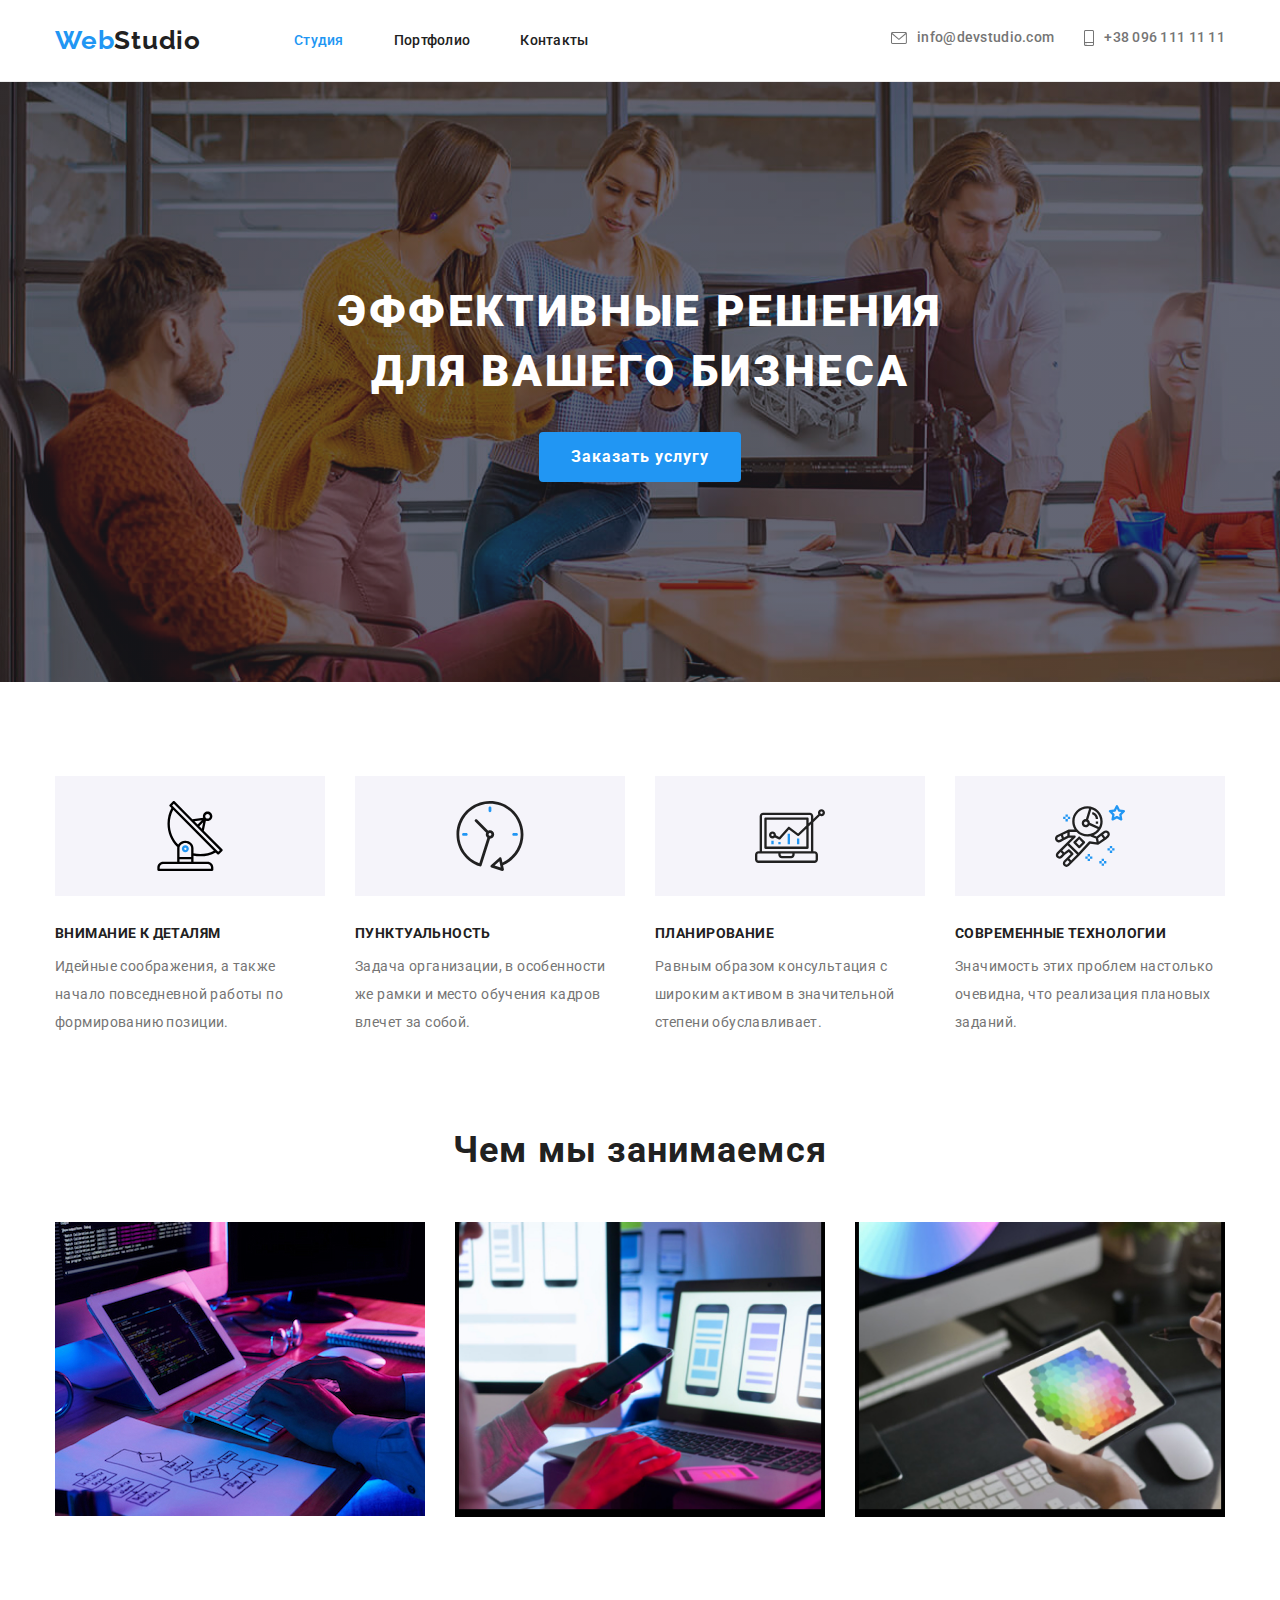
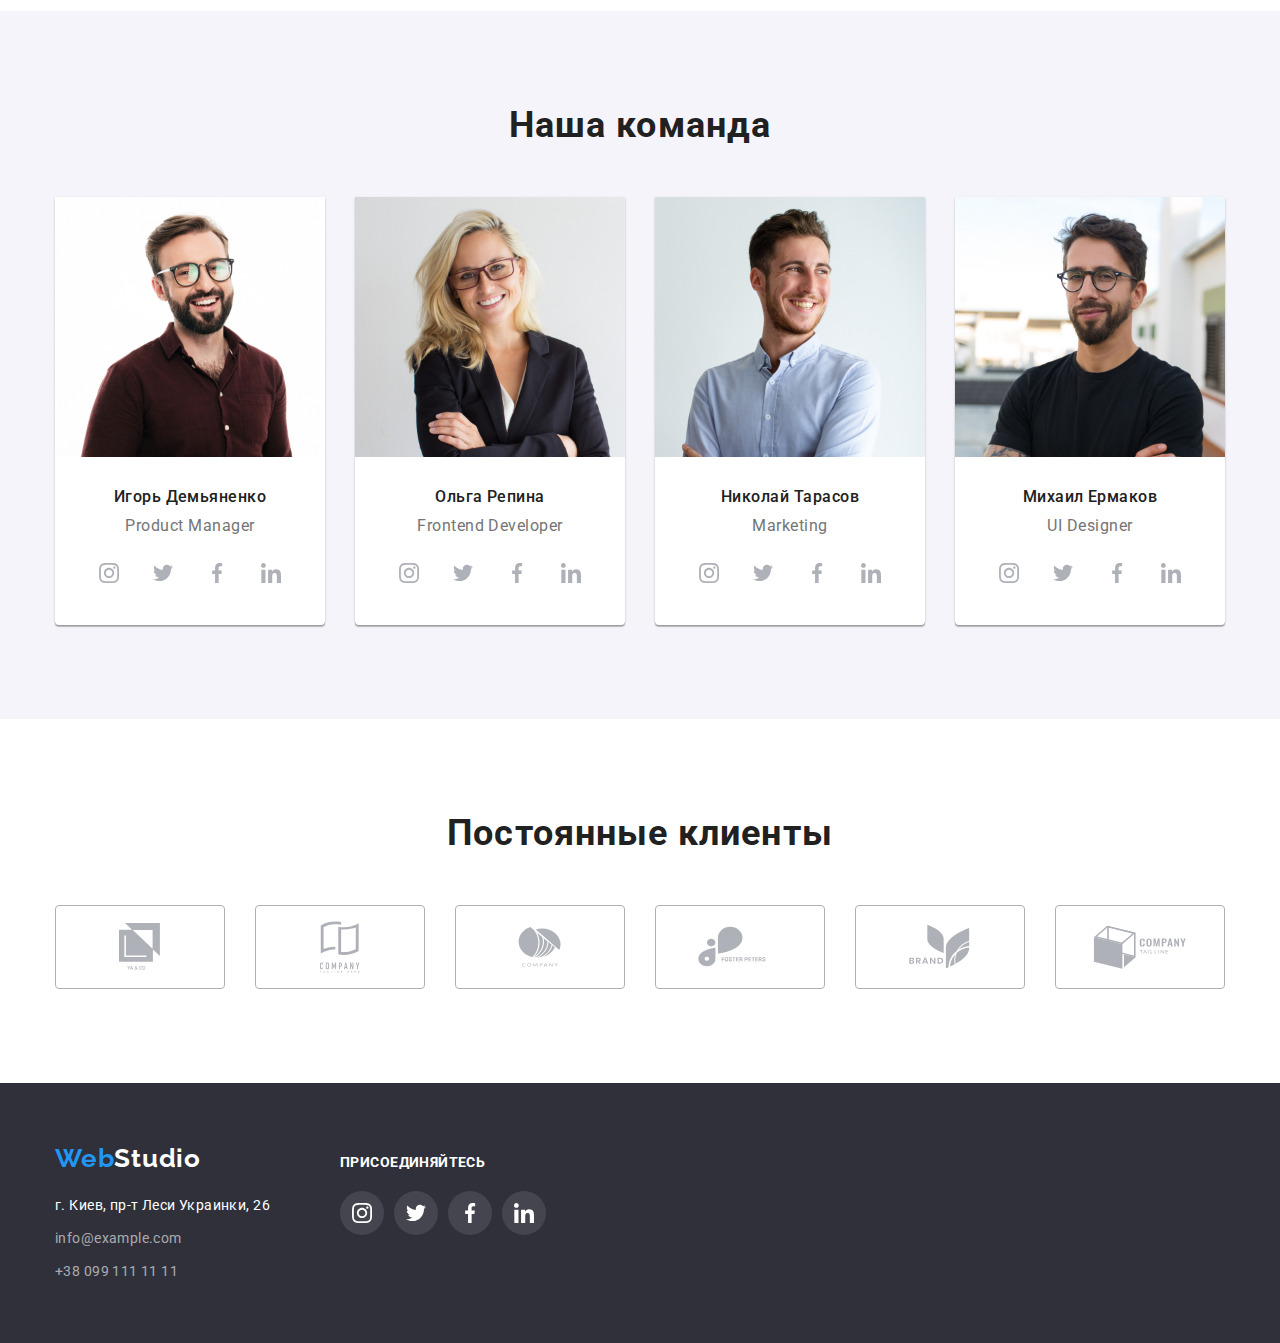
<file: index.html>
<!DOCTYPE html>
<html lang="ru">
<head>
    <meta charset="UTF-8">
    <meta http-equiv="X-UA-Compatible" content="IE=edge">
    <meta name="viewport" content="width=device-width, initial-scale=1.0">
    <title>Studio</title>
    <link rel="preconnect" href="https://fonts.googleapis.com">
    <link rel="preconnect" href="https://fonts.gstatic.com" crossorigin>
    <link href="https://fonts.googleapis.com/css2?family=Raleway:wght@700&family=Roboto:wght@400;500;700;900&display=swap"
        rel="stylesheet">
    <link rel="stylesheet" href="https://cdnjs.cloudflare.com/ajax/libs/modern-normalize/1.0.0/modern-normalize.min.css">
    <link rel="stylesheet" href="./css/styles.css">
</head>
<body>
    
        <!-- Header -->
        <header class="header">
                <div class="container header-container">
                    <nav class="menu">
                        <a href="./index.html" class="logo-header">
                            <span class="logo-prefix">Web</span>Studio
                        </a>
                        <ul class="menu-list">
                            <li class="item">
                                <a href="./index.html" class="navmenu-item current">Студия</a>
                            </li>

                            <li class="item">
                                <a href="./portfolio.html" class="navmenu-item">Портфолио</a>
                            </li>
                            
                            <li class="item">
                                <a href="" class="navmenu-item">Контакты</a>
                            </li>
                        </ul>
                    </nav>
                        <ul class="contacts-header">
                            <li class="contacts-header-item mail">
                                <a href="mailto:info@devstudio.com" class="contacts-header-link-mail">
                                    <svg class="icon-mail" width="16px" height="12px">
                                        <use href="./img/icons.svg#mail"></use>
                                    </svg>info@devstudio.com
                                </a>
                            </li>

                            <li class="contacts-header-item phone">
                                <a href="tel:+380961111111" class="contacts-header-link-phone">
                                    <svg class="icon-phone" width="10px" height="16px">
                                        <use href="./img/icons.svg#phone"></use>
                                    </svg>+38 096 111 11 11
                                </a>
                            </li>
                        </ul>
                </div>
        </header>
        
        <main>
            <!-- Hero Section -->
            <section class="hero-section">
                <div class="container">
                    <div class="title-container">
                        <h1 class="title-sign">ЭФФЕКТИВНЫЕ РЕШЕНИЯ ДЛЯ ВАШЕГО БИЗНЕСА</h1>
                        <button type="button" class="title-button">Заказать услугу</button>
                    </div>
                </div>
            </section>
            
            <!-- Advantages -->
            <section class="section">
                <div class="container">
                    <h2 class="visually-hidden">Преимущества</h2>
                    <ul class="advantages-list">
                        <li class="advantages antenna">
                            <div class="advantage-icon-block">
                                <svg class="icon-antenna" width="70px" height="70px">
                                    <use href="./img/icons.svg#antenna"></use>
                                </svg>
                            </div>
                            <h3 class="advantages-title">ВНИМАНИЕ К ДЕТАЛЯМ</h3>
                            <p class="advantages-title-info">Идейные соображения, а также начало повседневной работы по формированию
                                позиции.</p>
                        </li>
                        <li class="advantages clock">
                            <div class="advantage-icon-block">
                                <svg class="icon-clock" width="70px" height="70px">
                                    <use href="./img/icons.svg#clock"></use>
                                </svg>
                            </div>
                            <h3 class="advantages-title">ПУНКТУАЛЬНОСТЬ</h3>
                            <p class="advantages-title-info">Задача организации, в особенности же рамки и место обучения кадров влечет за
                                собой.</p>
                        </li>
                        <li class="advantages diagram">
                            <div class="advantage-icon-block">
                                <svg class="icon-diagram" width="70px" height="70px">
                                    <use href="./img/icons.svg#diagram"></use>
                                </svg>
                            </div>
                            <h3 class="advantages-title">ПЛАНИРОВАНИЕ</h3>
                            <p class="advantages-title-info">Равным образом консультация с широким активом в значительной степени
                                обуславливает.</p>
                        </li>
                        <li class="advantages astronaut">
                            <div class="advantage-icon-block">
                                <svg class="icon-astronaut" width="70px" height="70px">
                                    <use href="./img/icons.svg#astronaut"></use>
                                </svg>
                            </div>
                            <h3 class="advantages-title">СОВРЕМЕННЫЕ ТЕХНОЛОГИИ</h3>
                            <p class="advantages-title-info">Значимость этих проблем настолько очевидна, что реализация плановых заданий.
                            </p>
                        </li>
                    </ul>
                </div>
            </section>

            <!-- What we do -->
            <section class="section example">
                <div class="container">
                    <h2 class="team-activity">Чем мы занимаемся</h2>
                    <ul class="photo-samples">
                        <li class="item">
                            <img class="activity-photo" src="./img/studio/image1.jpg" alt="sample-photo-typing" width="370">
                        </li>
                        <li class="item">
                            <img class="activity-photo" src="./img/studio/image2.jpg" alt="sample-photo-comparing" width="370">
                        </li>
                        <li class="item">
                            <img class="activity-photo" src="./img/studio/image3.jpg" alt="sample-photo-creating" width="370">
                        </li>
                    </ul>
                </div>
            </section>

            <!-- Our Team -->
            <section class="section team">
                <div class="container">
                    <h2 class="team-activity">Наша команда</h2>
                    <ul class="our-team">
                        <li class="member">
                            <div>
                                <img src="./img/studio/our-team/image1.jpg" alt="productmanager" width="270">
                            </div>
                            <div class="member-content">
                                <h3 class="member-name">Игорь Демьяненко</h3>
                                <p class="member-position" lang="en">Product Manager</p>
                                    <ul class="social-links-list">
                                        <li>
                                            <a href="" class="social-links-item">
                                                <svg class="icon-instagram" width="20px" height="20px">
                                                    <use href="./img/icons.svg#instagram"></use>
                                                </svg>
                                            </a>
                                        </li>
                                    
                                        <li>
                                            <a href="" class="social-links-item">
                                                <svg class="icon-twitter" width="20px" height="20px">
                                                    <use href="./img/icons.svg#twitter"></use>
                                                </svg>
                                            </a>
                                        </li>
                                    
                                        <li>
                                            <a href="" class="social-links-item">
                                                <svg class="icon-facebook" width="20px" height="20px">
                                                    <use href="./img/icons.svg#facebook"></use>
                                                </svg>
                                            </a>
                                        </li>
                                    
                                        <li>
                                            <a href="" class="social-links-item">
                                                <svg class="icon-linkedin" width="20px" height="20px">
                                                    <use href="./img/icons.svg#linkedin"></use>
                                                </svg>
                                            </a>
                                        </li>
                                    </ul>
                            </div>
                        </li>

                        <li class="member">
                            <div>
                                <img src="./img/studio/our-team/image2.jpg" alt="frontenddeveloper" width="270">
                            </div>
                            <div class="member-content">
                                <h3 class="member-name">Ольга Репина</h3>
                                <p class="member-position" lang="en">Frontend Developer</p>
                                     <ul class="social-links-list">
                                        <li>
                                            <a href="" class="social-links-item">
                                                <svg class="icon-instagram" width="20px" height="20px">
                                                    <use href="./img/icons.svg#instagram"></use>
                                                </svg>
                                            </a>
                                        </li>
                                    
                                        <li>
                                            <a href="" class="social-links-item">
                                                <svg class="icon-twitter" width="20px" height="20px">
                                                    <use href="./img/icons.svg#twitter"></use>
                                                </svg>
                                            </a>
                                        </li>
                                    
                                        <li>
                                            <a href="" class="social-links-item">
                                                <svg class="icon-facebook" width="20px" height="20px">
                                                    <use href="./img/icons.svg#facebook"></use>
                                                </svg>
                                            </a>
                                        </li>
                                    
                                        <li>
                                            <a href="" class="social-links-item">
                                                <svg class="icon-linkedin" width="20px" height="20px">
                                                    <use href="./img/icons.svg#linkedin"></use>
                                                </svg>
                                            </a>
                                        </li>
                                    </ul>
                            </div>
                        </li>

                        <li class="member">
                            <div>
                                <img src="./img/studio/our-team/image3.jpg" alt="marketing" width="270">
                            </div>
                            <div class="member-content">
                                <h3 class="member-name">Николай Тарасов</h3>
                                <p class="member-position" lang="en">Marketing</p>
                                <ul class="social-links-list">
                                    <li>
                                        <a href="" class="social-links-item">
                                            <svg class="icon-instagram" width="20px" height="20px">
                                                <use href="./img/icons.svg#instagram"></use>
                                            </svg>
                                        </a>
                                    </li>
                                
                                    <li>
                                        <a href="" class="social-links-item">
                                            <svg class="icon-twitter" width="20px" height="20px">
                                                <use href="./img/icons.svg#twitter"></use>
                                            </svg>
                                        </a>
                                    </li>
                                
                                    <li>
                                        <a href="" class="social-links-item">
                                            <svg class="icon-facebook" width="20px" height="20px">
                                                <use href="./img/icons.svg#facebook"></use>
                                            </svg>
                                        </a>
                                    </li>
                                
                                    <li>
                                        <a href="" class="social-links-item">
                                            <svg class="icon-linkedin" width="20px" height="20px">
                                                <use href="./img/icons.svg#linkedin"></use>
                                            </svg>
                                        </a>
                                    </li>
                                </ul>
                            </div>
                        </li>

                        <li class="member">
                            <div>
                                <img src="./img/studio/our-team/image4.jpg" alt="uidesigner" width="270">
                            </div>
                            <div class="member-content">
                                <h3 class="member-name">Михаил Ермаков</h3>
                                <p class="member-position" lang="en">UI Designer</p>
                                <ul class="social-links-list">
                                    <li>
                                        <a href="" class="social-links-item">
                                            <svg class="icon-instagram" width="20px" height="20px">
                                                <use href="./img/icons.svg#instagram"></use>
                                            </svg>
                                        </a>
                                    </li>
                                
                                    <li>
                                        <a href="" class="social-links-item">
                                            <svg class="icon-twitter" width="20px" height="20px">
                                                <use href="./img/icons.svg#twitter"></use>
                                            </svg>
                                        </a>
                                    </li>
                                
                                    <li>
                                        <a href="" class="social-links-item">
                                            <svg class="icon-facebook" width="20px" height="20px">
                                                <use href="./img/icons.svg#facebook"></use>
                                            </svg>
                                        </a>
                                    </li>
                                
                                    <li>
                                        <a href="" class="social-links-item">
                                            <svg class="icon-linkedin" width="20px" height="20px">
                                                <use href="./img/icons.svg#linkedin"></use>
                                            </svg>
                                        </a>
                                    </li>
                                </ul>
                            </div>
                        </li>
                    </ul>
                </div>
            </section>

            <!-- Our Customers -->
            <section class="section customers">
                <div class="container customers-container">
                    <h3 class="team-activity">Постоянные клиенты</h3>
                    <ul class="customers-list">
                        <li class="customers-list-item">
                            <a href="" class="customers-list-item-link">
                                <svg class="icon-customer" width="41" height="47">
                                    <use href="./img/icons.svg#customer1"></use>
                                </svg>
                            </a>
                        </li>
                        <li class="customers-list-item">
                            <a href="" class="customers-list-item-link">
                                <svg class="icon-customer" width="40" height="52">
                                    <use href="./img/icons.svg#customer2"></use>
                                </svg>
                            </a>
                        </li>
                        <li class="customers-list-item">
                            <a href="" class="customers-list-item-link">
                                <svg class="icon-customer" width="43" height="41">
                                    <use href="./img/icons.svg#customer3"></use>
                                </svg>
                            </a>
                        </li>
                        <li class="customers-list-item">
                            <a href="" class="customers-list-item-link">
                                <svg class="icon-customer" width="84" height="41">
                                    <use href="./img/icons.svg#customer4"></use>
                                </svg>
                            </a>
                        </li>
                        <li class="customers-list-item">
                            <a href="" class="customers-list-item-link">
                                <svg class="icon-customer" width="63" height="45">
                                    <use href="./img/icons.svg#customer5"></use>
                                </svg>
                            </a>
                        </li>
                        <li class="customers-list-item">
                            <a href="" class="customers-list-item-link">
                                <svg class="icon-customer" width="94" height="44">
                                    <use href="./img/icons.svg#customer6"></use>
                                </svg>
                            </a>
                        </li>
                    </ul>
                </div>
            </section>
        </main>

        <!-- Footer -->
        <footer class="footer">
            <div class="container">
                <div class="address">
                    <a href="./index.html" class="logo-footer"><span class="logo-prefix">Web</span><span
                        class="logo-suffix">Studio</span></a>
                    <address>
                        <p class="location">г. Киев, пр-т Леси Украинки, 26</p>
                        <a href="mailto:info@example.com" class="contacts-link-mail-footer">info@example.com</a>
                        <a href="tel:+380991111111" class="contacts-link-phone-footer">+38 099 111 11 11</a>
                    </address>
                </div>
                <div class="footer-links">
                <p class="footer-title">Присоединяйтесь</p>
                    <ul class="social-links-list-footer">
                        <li class="social-links-list-footer-link">
                            <a href="" class="social-links-item footer">
                                <svg class="icon-instagram" width="20px" height="20px">
                                    <use href="./img/icons.svg#instagram"></use>
                                </svg>
                            </a>
                        </li>

                        <li class="social-links-list-footer-link">
                            <a href="" class="social-links-item footer">
                                <svg class="icon-twitter" width="20px" height="20px">
                                    <use href="./img/icons.svg#twitter"></use>
                                </svg>
                            </a>
                        </li>

                        <li class="social-links-list-footer-link">
                            <a href="" class="social-links-item footer">
                                <svg class="icon-facebook" width="20px" height="20px">
                                    <use href="./img/icons.svg#facebook"></use>
                                </svg>
                            </a>
                        </li>

                        <li class="social-links-list-footer-link">
                            <a href="" class="social-links-item footer">
                                <svg class="icon-linkedin" width="20px" height="20px">
                                    <use href="./img/icons.svg#linkedin"></use>
                                </svg>
                            </a>
                        </li>
                    </ul>
                </div>
            </div>
        </footer>

</body>
</html>
</file>
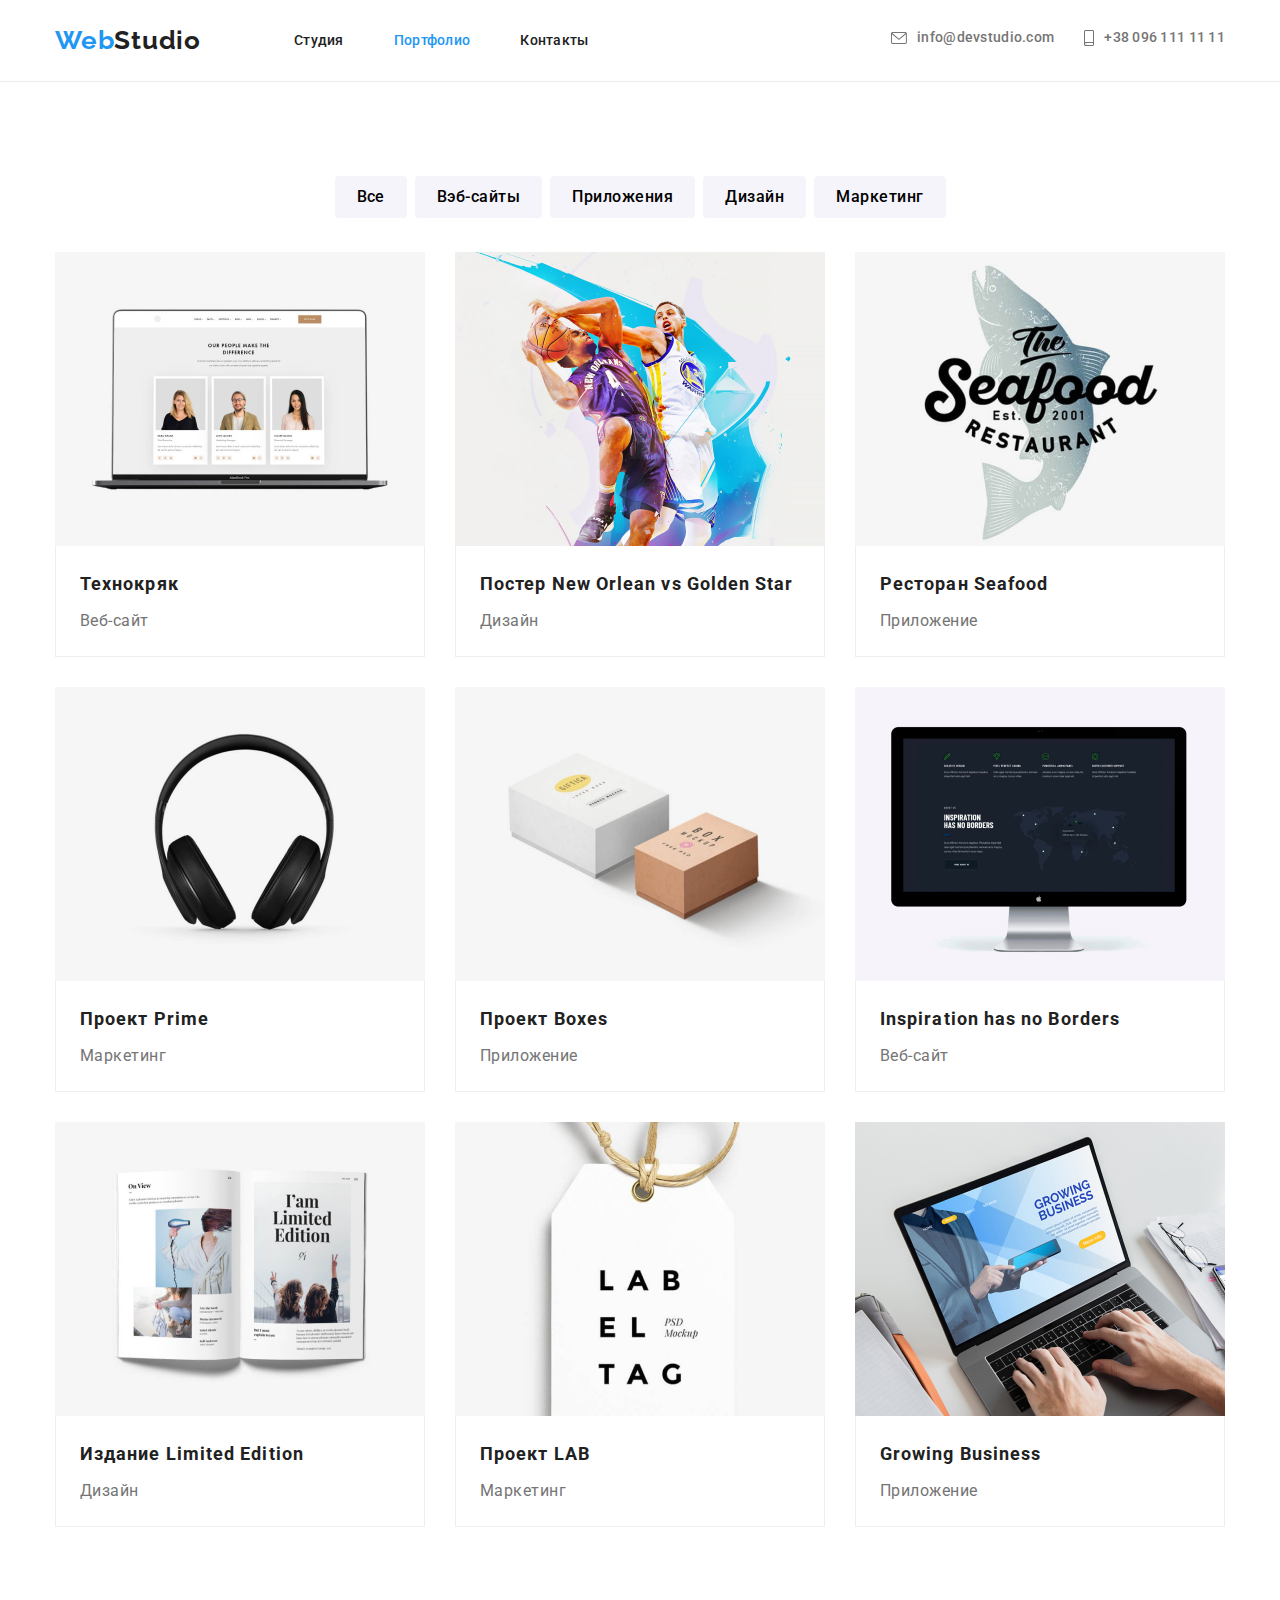
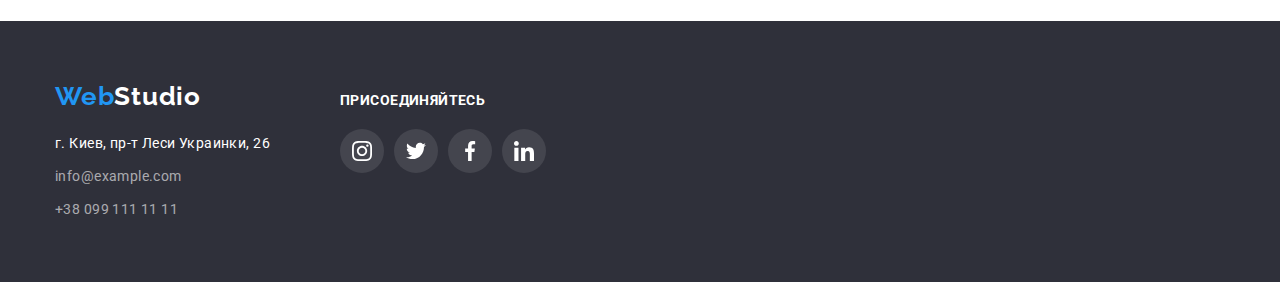
<file: portfolio.html>
<!DOCTYPE html>
<html lang="ru">
<head>
    <meta charset="UTF-8">
    <meta http-equiv="X-UA-Compatible" content="IE=edge">
    <meta name="viewport" content="width=device-width, initial-scale=1.0">
    <title>Portfolio</title>
    <link rel="preconnect" href="https://fonts.googleapis.com">
    <link rel="preconnect" href="https://fonts.gstatic.com" crossorigin>
    <link href="https://fonts.googleapis.com/css2?family=Raleway:wght@700&family=Roboto:wght@400;500;700;900&display=swap"
        rel="stylesheet">
    <link rel="stylesheet" href="https://cdnjs.cloudflare.com/ajax/libs/modern-normalize/1.0.0/modern-normalize.min.css">
    <link rel="stylesheet" href="./css/styles.css">
</head>
<body>

    <!-- Header -->
        <header class="header">
            <div class="container header-container">
                <nav class="menu">
                    <a href="./index.html" class="logo-header">
                        <span class="logo-prefix">Web</span>Studio
                    </a>
                    <ul class="menu-list">
                        <li class="item">
                            <a href="./index.html" class="navmenu-item">Студия</a>
                        </li>
        
                        <li class="item">
                            <a href="./portfolio.html" class="navmenu-item current">Портфолио</a>
                        </li>
        
                        <li class="item">
                            <a href="" class="navmenu-item">Контакты</a>
                        </li>
                    </ul>
                </nav>
                <ul class="contacts-header">
                    <li class="contacts-header-item mail">
                        <a href="mailto:info@devstudio.com" class="contacts-header-link-mail">
                            <svg class="icon-mail" width="16px" height="12px">
                                <use href="./img/icons.svg#mail"></use>
                            </svg>info@devstudio.com
                        </a>
                    </li>
        
                    <li class="contacts-header-item phone">
                        <a href="tel:+380961111111" class="contacts-header-link-phone">
                            <svg class="icon-phone" width="10px" height="16px">
                                <use href="./img/icons.svg#phone"></use>
                            </svg>+38 096 111 11 11
                        </a>
                    </li>
                </ul>
            </div>
        </header>

    <!-- Main Section -->
    <main>
            <section class="section hero">
                    <div class="container">

                        <!-- Menu/Filter -->
                        <ul class="filter">
                            <li>
                                <button type="button" class="menu-button">Все</button>
                            </li>
                            <li>
                                <button type="button" class="menu-button">Вэб-сайты</button>
                            </li>
                            <li>
                                <button type="button" class="menu-button">Приложения</button>
                            </li>
                            <li>
                                <button type="button" class="menu-button">Дизайн</button>
                            </li>
                            <li>
                                <button type="button" class="menu-button">Маркетинг</button>
                            </li>
                        </ul>
                    </div>    
            </section>

        <section class="section feature">
            <div class="container">
            <!-- Available Features -->
                <ul class="features">
                    <li class="feature-item">
                            <div class="feature-image">
                                <img src="./img/portfolio/image1.jpg" alt="photo-main-page" width="370" height="294">
                            </div>
                            <div class="feature-content">
                                <h3 class="feature-type">Технокряк</h3>
                                <p class="feature-description">Веб-сайт</p>
                            </div>    
                    </li>

                    <li class="feature-item">
                            <div class="feature-image">
                                <img src="./img/portfolio/image2.jpg" alt="basketball-poster" width="370" height="294">
                            </div>      
                            <div class="feature-content">
                                <h3 class="feature-type">Постер <span lang="en">New Orlean vs Golden Star</span></h3>
                                <p class="feature-description">Дизайн</p>
                            </div>
                    </li>

                    <li class="feature-item">
                            <div class="feature-image">
                                <img src="./img/portfolio/image3.jpg" alt="restaurant-logo" width="370" height="294">
                            </div>
                            <div class="feature-content">
                                <h3 class="feature-type">Ресторан <span lang="en">Seafood</span></h3>
                                <p class="feature-description">Приложение</p>
                        </div>
                    </li>

                    <li class="feature-item">
                            <div class="feature-image">
                                <img src="./img/portfolio/image4.jpg" alt="headphones-sample" width="370" height="294">
                            </div>
                            <div class="feature-content">
                                <h3 class="feature-type">Проект <span lang="en">Prime</span></h3>
                                <p class="feature-description">Маркетинг</p>
                            </div>
                    </li>

                    <li class="feature-item">
                            <div class="feature-image">
                                <img src="./img/portfolio/image5.jpg" alt="boxes-example" width="370" height="294">
                            </div>
                            <div class="feature-content">
                                <h3 class="feature-type">Проект <span lang="en">Boxes</span></h3>
                                <p class="feature-description">Приложение</p>
                            </div>         
                    </li>

                    <li class="feature-item">
                            <div class="feature-image">
                                <img src="./img/portfolio/image6.jpg" alt="monitor-sample" width="370" height="294">
                            </div>
                            <div class="feature-content">
                                <h3 class="feature-type" lang="en">Inspiration has no Borders</h3>
                                <p class="feature-description">Веб-сайт</p>
                            </div>
                    </li>

                    <li class="feature-item">
                            <div class="feature-image">
                                <img src="./img/portfolio/image7.jpg" alt="book-example" width="370" height="294">
                            </div>
                            <div class="feature-content">
                                <h3 class="feature-type">Издание <span lang="en">Limited Edition</span></h3>
                                <p class="feature-description">Дизайн</p>
                            </div>
                    </li>

                    <li class="feature-item">
                            <div class="feature-image">
                                <img src="./img/portfolio/image8.jpg" alt="lable-sample" width="370" height="294">
                            </div>
                            <div class="feature-content">
                                <h3 class="feature-type">Проект<span lang="en"> LAB</span></h3>
                                <p class="feature-description">Маркетинг</p>
                        </div>
                    </li>

                    <li class="feature-item">
                            <div class="feature-image">
                                <img src="./img/portfolio/image9.jpg" alt="working-process" width="370" height="294">
                            </div>
                            <div class="feature-content">
                                <h3 class="feature-type" lang="en">Growing Business</h3>
                                <p class="feature-description">Приложение</p>
                        </div>
                    </li>
                </ul>
            </div>
        </section>
    </main>

        <!-- Footer -->
        <footer class="footer">
            <div class="container">
                <div class="address">
                    <a href="./index.html" class="logo-footer"><span class="logo-prefix">Web</span><span
                            class="logo-suffix">Studio</span></a>
                    <address>
                        <p class="location">г. Киев, пр-т Леси Украинки, 26</p>
                        <a href="mailto:info@example.com" class="contacts-link-mail-footer">info@example.com</a>
                        <a href="tel:+380991111111" class="contacts-link-phone-footer">+38 099 111 11 11</a>
                    </address>
                </div>
                <div class="footer-links">
                    <p class="footer-title">Присоединяйтесь</p>
                    <ul class="social-links-list-footer">
                        <li class="social-links-list-footer-link">
                            <a href="" class="social-links-item footer">
                                <svg class="icon-instagram" width="20px" height="20px">
                                    <use href="./img/icons.svg#instagram"></use>
                                </svg>
                            </a>
                        </li>
        
                        <li class="social-links-list-footer-link">
                            <a href="" class="social-links-item footer">
                                <svg class="icon-twitter" width="20px" height="20px">
                                    <use href="./img/icons.svg#twitter"></use>
                                </svg>
                            </a>
                        </li>
        
                        <li class="social-links-list-footer-link">
                            <a href="" class="social-links-item footer">
                                <svg class="icon-facebook" width="20px" height="20px">
                                    <use href="./img/icons.svg#facebook"></use>
                                </svg>
                            </a>
                        </li>
        
                        <li class="social-links-list-footer-link">
                            <a href="" class="social-links-item footer">
                                <svg class="icon-linkedin" width="20px" height="20px">
                                    <use href="./img/icons.svg#linkedin"></use>
                                </svg>
                            </a>
                        </li>
                    </ul>
                </div>
            </div>
        </footer>
</body>
</html>
</file>
<file: css/styles.css>
:root {
	--primary-color: #212121;
	--link-logo-color: #2196f3;
	--description-color: #757575;
	--prime-white-color: #ffffff;
	--footer-color: #2f303a;
	--team-dscrp-color: #f5f4fa;
	--header-border-color: #ececec;
	--icon-color: #afb1b8;
}

body {
	font-family: "Roboto", sans-serif;
	background: var(--prime-white-color);
	color: var(--primary-color);
}

h1,
h2,
h3,
h4,
h5,
h6,
p {
	margin: 0;
}

ul,
ol {
	margin-top: 0;
	margin-bottom: 0;
	list-style: none;
	padding: 0;
}

a {
	text-decoration: none;
	color: var(--primary-color);
}

img {
	display: block;
	max-width: 100%;
}

.container {
	width: 1200px;
	margin-left: auto;
	margin-right: auto;
	padding-left: 15px;
	padding-right: 15px;
}

.section {
	padding-top: 94px;
	padding-bottom: 94px;
}

/* ============== HEADER ============== */

.header-container {
	display: flex;
	justify-content: space-between;
	align-items: center;
	padding: 25px 15px;
}

.header {
	border-bottom: 1px solid var(--header-border-color);
}

.menu,
.menu-list {
	display: flex;
	align-items: center;
}

.menu-list .item:not(:last-child) {
	margin-right: 50px;
}

.logo-header {
	align-items: center;
	margin-right: 93px;

	text-decoration: none;
	font-family: Raleway, sans-serif;
	font-weight: 700;
	font-size: 26px;
	line-height: 1.19;
	letter-spacing: 0.03em;
}

.navmenu-item,
.navmenu-item.current {
	font-weight: 500;
	font-size: 14px;
	line-height: 1.14;
	letter-spacing: 0.02em;
	vertical-align: middle;
}

.contacts-header {
	display: flex;
	margin-left: auto;
}

.contacts-header-link-mail,
.contacts-header-link-phone {
	color: var(--description-color);
	font-weight: 500;
	font-size: 14px;
	line-height: 1.14;
	letter-spacing: 0.02em;
	font-style: normal;
}

.contacts-header-item:not(:last-child) {
	margin-right: 30px;
}

.contacts-header-link-mail,
.contacts-header-link-phone {
	display: inline-flex;
	align-items: center;
}

.icon-mail,
.icon-phone {
	fill: currentColor;
	margin-right: 10px;
}

.logo-prefix,
.navmenu-item.current,
.navmenu-item:hover,
.navmenu-item:focus,
.contacts-header-link-mail:hover,
.contacts-header-link-mail:focus,
.contacts-header-link-phone:hover,
.contacts-header-link-phone:focus,
.contacts-link-mail-footer,
.contacts-link-phone-footer,
.contacts-link-mail-footer:focus,
.contacts-link-phone-footer:focus,
.contacts-link-mail-footer:hover,
.contacts-link-phone-footer:hover,
.customers-list-item-link:hover,
.customers-list-item-link:focus {
	color: var(--link-logo-color);
}

/* ============= HERO SECTION =============== */

.hero-section {
	margin-right: auto;
	margin-left: auto;
	max-width: 1600px;
	background-image: linear-gradient(to right, rgba(47, 48, 58, 0.4), rgba(47, 48, 58, 0.4)),
		url(../img/studio/hero-section-image.png);
	background-color: #c4c4c4;
	text-align: center;

	padding-top: 200px;
	padding-bottom: 200px;
}

.title-container {
	max-width: 696px;
	margin-left: auto;
	margin-right: auto;
}

.title-sign {
	margin-bottom: 30px;

	color: var(--prime-white-color);
	font-weight: 900;
	font-size: 44px;
	line-height: 1.36;
	letter-spacing: 0.06em;
	text-transform: uppercase;
	text-align: center;
}

.title-button {
	color: var(--prime-white-color);
	background-color: var(--link-logo-color);
	cursor: pointer;
	font-weight: 700;
	font-size: 16px;
	line-height: 1.89;
	text-align: center;
	letter-spacing: 0.06em;
	border-radius: 4px;
	border-style: none;

	padding: 10px 32px;
}

.title-button:hover,
.title-button:focus {
	background-color: #188ce8;
}

.visually-hidden {
	position: absolute !important;
	clip: rect(1px 1px 1px 1px);
	clip: rect(1px, 1px, 1px, 1px);
	padding: 0 !important;
	border: 0 !important;
	height: 1px !important;
	width: 1px !important;
	overflow: hidden;
}

/*=============== ADVANTAGES ===============*/

.advantages-list {
	display: flex;
	flex-wrap: wrap;
	margin-left: -30px;
	margin-bottom: -30px;
}

.advantages {
	flex-basis: calc(100% / 4 - 30px);
	margin-left: 30px;
	margin-bottom: 30px;
}

.advantage-icon-block {
	display: flex;
	max-width: 270px;
	max-height: 120px;

	padding: 25px 100px;
	margin-bottom: 30px;
	background-color: var(--team-dscrp-color);
}

/* .advantages::before {
	display: block;
	width: 270px;
	height: 120px;
	content: "";
	background-color: var(--team-dscrp-color);
	background-repeat: no-repeat;
	background-position: center;
}

.antenna::before {
	background-image: url(../img/icons/antenna.svg);
}

.clock::before {
	background-image: url(../img/icons/clock.svg);
}

.diagram::before {
	background-image: url(../img/icons/diagram.svg);
}

.astronaut::before {
	background-image: url(../img/icons/astronaut.svg);
} */

.advantages-title {
	color: var(--primary-color);
	font-weight: 700;
	font-size: 14px;
	line-height: 1.14;
	letter-spacing: 0.03em;
	text-transform: uppercase;

	margin-bottom: 10px;
	margin-top: 0px;
}

.advantages-title-info {
	color: var(--description-color);
	font-size: 14px;
	line-height: 2;
	letter-spacing: 0.03em;

	margin: 0;
}

.antenna {
	height: 120px;
	width: 120px;
}

/*================= WHAT WE DO ==================*/

.section.example {
	padding-top: 0;
}

.team-activity {
	font-weight: 700;
	font-size: 36px;
	line-height: 1.16;
	letter-spacing: 0.03em;
	text-align: center;
	margin-bottom: 50px;
}

.photo-samples {
	display: flex;
	flex-wrap: wrap;

	margin-left: -30px;
	margin-top: -30px;
}

.photo-samples .item {
	flex-basis: calc(100% / 3 - 30px);
	margin-left: 30px;
	margin-top: 30px;
}

/*=================== OUR TEAM ======================*/

.section.team {
	background-color: var(--team-dscrp-color);
}

.our-team {
	display: flex;
	flex-wrap: wrap;

	margin-left: -30px;
	margin-top: -30px;
}

.member {
	background-color: var(--prime-white-color);
	box-shadow: 0px 1px 3px rgba(0, 0, 0, 0.12), 0px 1px 1px rgba(0, 0, 0, 0.14), 0px 2px 1px rgba(0, 0, 0, 0.2);
	border-radius: 0px 0px 4px 4px;

	padding-bottom: 30px;
	margin-left: 30px;
	margin-top: 30px;
	flex-basis: calc(100% / 4 - 30px);
	display: flexbox;
}

.member-name {
	font-weight: 500;
	font-size: 16px;
	line-height: 1.19;
	letter-spacing: 0.03em;
	margin: 30px 0 10px;
	text-align: center;
}

.member-content {
	padding-left: 32px;
	padding-right: 32px;
}

.member-position {
	color: var(--description-color);
	font-size: 16px;
	line-height: 1.19;
	letter-spacing: 0.03em;
	margin-bottom: 16px;
	margin-top: 0px;
	text-align: center;
}

.social-links-list {
	display: flex;
	justify-content: space-between;
}

.social-links-item {
	width: 44px;
	height: 44px;
	display: flex;
	justify-content: center;
	align-items: center;
	fill: var(--icon-color);
}

.social-links-item:hover,
.social-links-item:focus {
	border-radius: 50%;
	background-color: var(--link-logo-color);
	fill: var(--prime-white-color);
}

/*===================== OUR CUSTOMERS ========================*/

.customers-list {
	display: flex;
	flex-wrap: wrap;

	margin-top: -30px;
	margin-left: -30px;
}

.customers-list-item {
	margin-top: 30px;
	margin-left: 30px;
	flex-basis: calc(100% / 6 - 30px);
}

.customers-list-item-link {
	display: flex;
	height: 84px;
	justify-content: center;
	align-items: center;
	padding: 16px 32px;

	border: 1px solid var(--icon-color);
	box-sizing: border-box;
	border-radius: 4px;

	color: var(--icon-color);
}

.customers-list-item-link:hover,
.customers-list-item-link:focus {
	border: 1px solid var(--link-logo-color);
}

.icon-customer {
	fill: currentColor;
}

/*=================== MENU / FILTER ==================*/

.section.hero {
	padding-bottom: 0;
}

.filter {
	margin-bottom: 34px;
	margin-top: 0;
	margin-right: auto;
	margin-left: auto;
	width: 611px;
}

.section .filter {
	display: flex;
	flex-direction: row;
	justify-content: space-between;
	padding-bottom: 0;
}

.menu-button {
	background-color: var(--team-dscrp-color);
	font-weight: 500;
	font-size: 16px;
	line-height: 1.88;
	letter-spacing: 0.03em;
	border-style: none;
	border-radius: 4px;

	padding: 6px 22px;
}

.menu-button:hover,
.menu-button:focus {
	background-color: var(--link-logo-color);
	color: var(--prime-white-color);
	cursor: pointer;
	box-shadow: 0px 3px 1px rgba(0, 0, 0, 0.1), 0px 1px 2px rgba(0, 0, 0, 0.08), 0px 2px 2px rgba(0, 0, 0, 0.12);
}

/*============================= FEATURES ==========================*/

.features {
	display: flex;
	flex-wrap: wrap;
	margin-left: -30px;
	margin-top: -30px;
}

.feature-content {
	padding: 20px 24px;

	border: 1px solid #eeeeee;
	border-top: none;
}

.feature-item {
	flex-basis: calc(100% / 3 - 30px);
	margin-left: 30px;
	margin-top: 30px;
}

.feature-item:hover {
	cursor: pointer;
	box-shadow: 0px 1px 1px rgba(0, 0, 0, 0.12), 0px 4px 4px rgba(0, 0, 0, 0.06), 1px 4px 6px rgba(0, 0, 0, 0.16);
}

.section.feature {
	padding-top: 0;
}

.feature-type {
	font-weight: 700;
	font-size: 18px;
	line-height: 2;
	letter-spacing: 0.06em;
}

.feature-description {
	color: var(--description-color);
	font-size: 16px;
	line-height: 1.88;
	letter-spacing: 0.03em;

	margin-top: 4px;
}

/*================== FOOTER ===================*/

.footer {
	background-color: var(--footer-color);
}

.footer > .container {
	display: flex;
	flex-direction: row;
	padding-top: 60px;
	padding-bottom: 60px;
}

.logo-footer {
	display: block;
	margin-bottom: 20px;

	font-family: Raleway, sans-serif;
	font-weight: 700;
	font-size: 26px;
	line-height: 1.19;
	letter-spacing: 0.03em;
	font-style: normal;
}

.logo-suffix {
	color: var(--prime-white-color);
}

.location {
	margin-bottom: 9px;
	margin-top: 0;

	color: var(--prime-white-color);
	font-size: 14px;
	line-height: 1.71;
	letter-spacing: 0.03em;
	font-style: normal;
}

.contacts-link-mail-footer,
.contacts-link-phone-footer {
	display: block;

	font-size: 14px;
	line-height: 1.71;
	letter-spacing: 0.03em;
	color: rgba(255, 255, 255, 0.6);
	font-style: normal;
}

.contacts-link-mail-footer {
	margin-bottom: 9px;
}

.footer-title {
	color: var(--prime-white-color);
	font-weight: 700;
	font-size: 14px;
	line-height: 1.14;
	letter-spacing: 0.03em;
	text-transform: uppercase;
	margin-bottom: 20px;
}

.footer-links {
	margin-top: 12px;
	margin-left: 70px;
}
.social-links-list-footer {
	display: flex;
}

.social-links-item.footer {
	fill: var(--prime-white-color);
	background-color: rgba(255, 255, 255, 0.1);
	border-radius: 50%;
}

.social-links-item.footer:hover,
.social-links-item.footer:focus {
	background-color: var(--link-logo-color);
}

.social-links-list-footer-link:not(:last-child) {
	margin-right: 10px;
}
</file>
